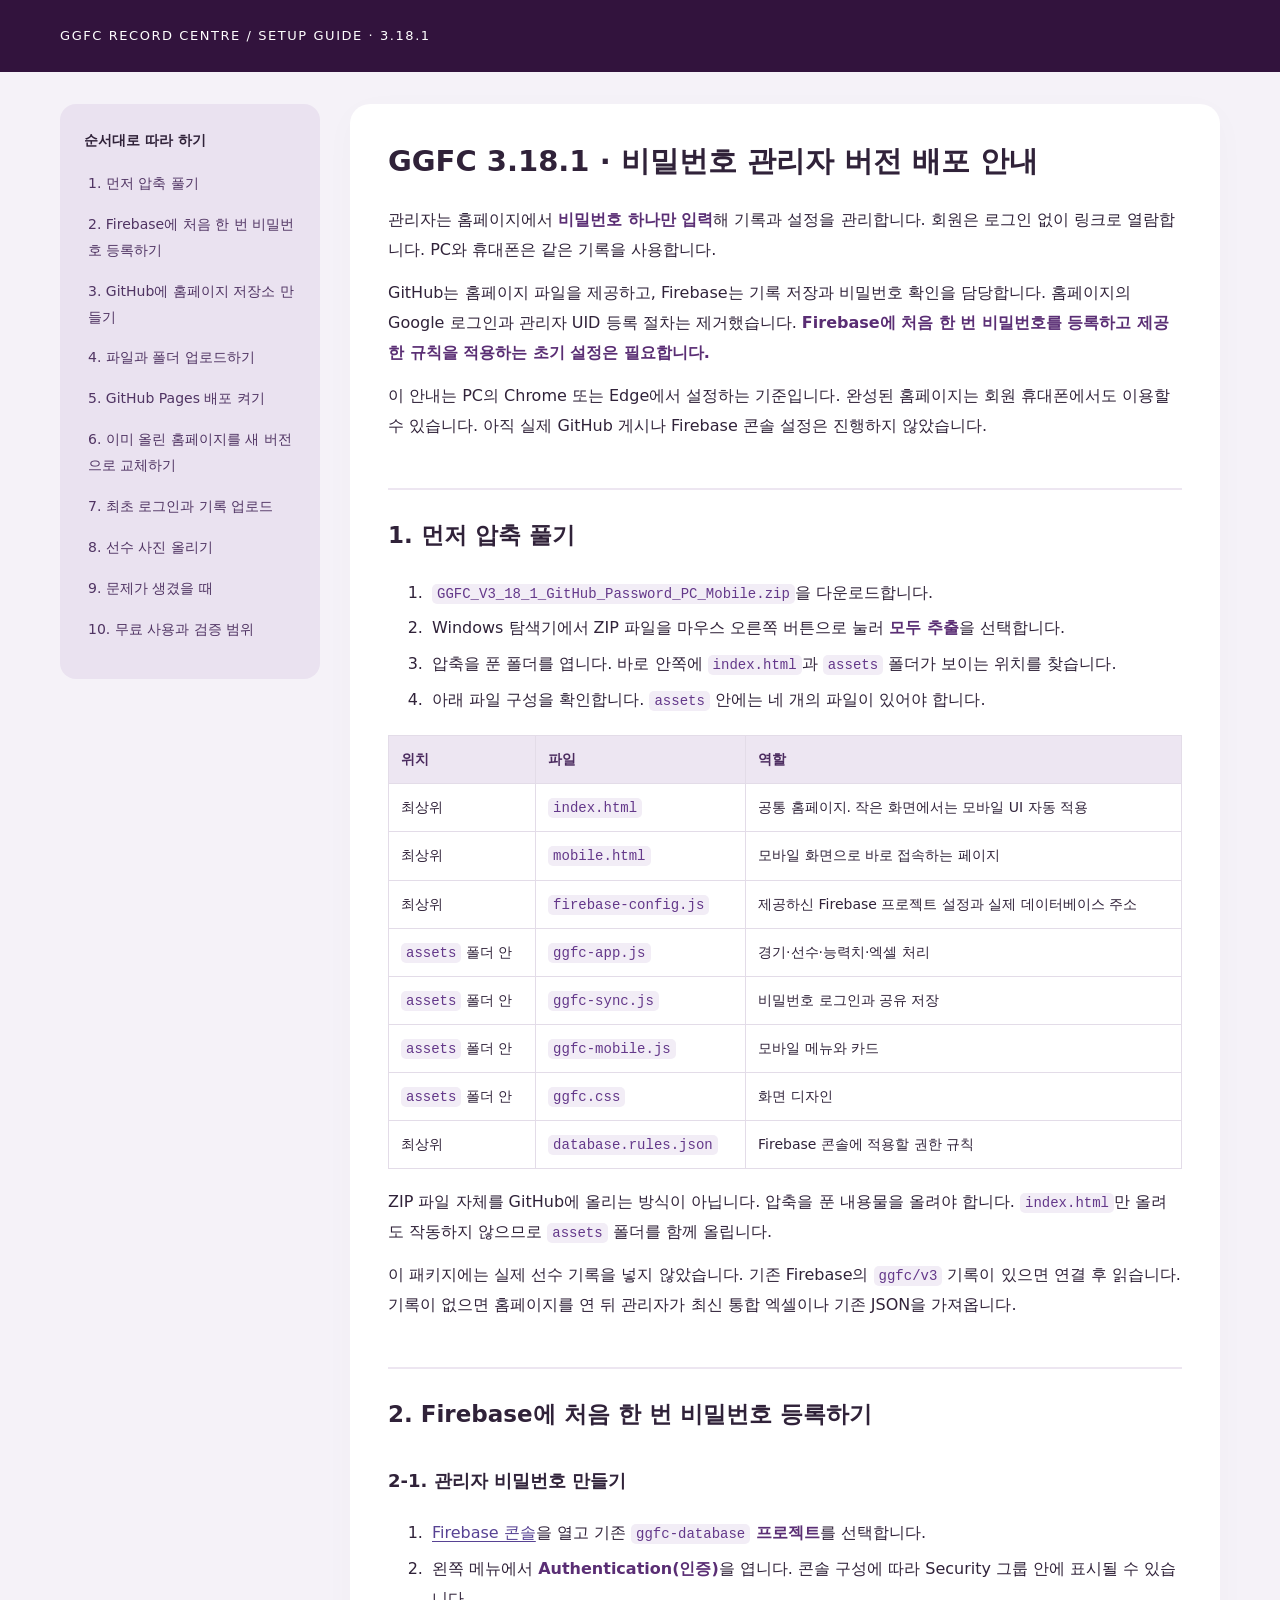
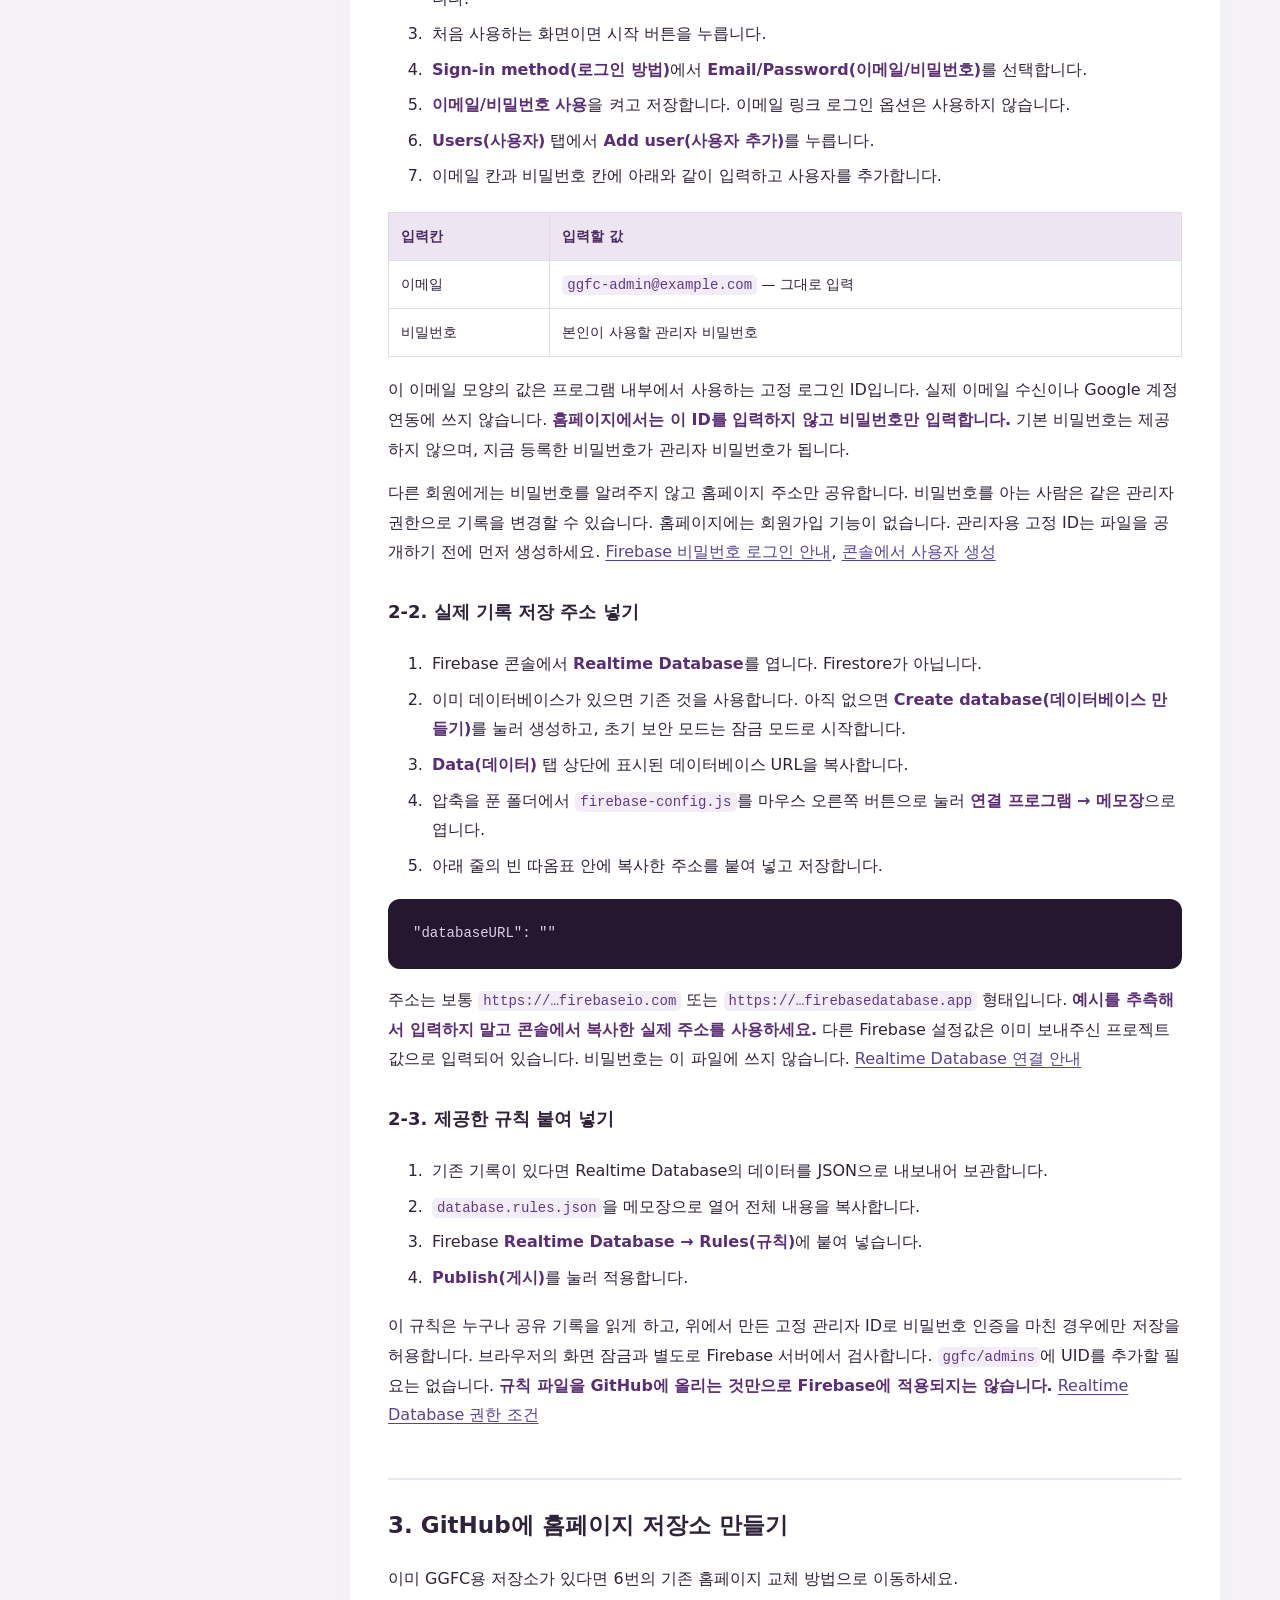
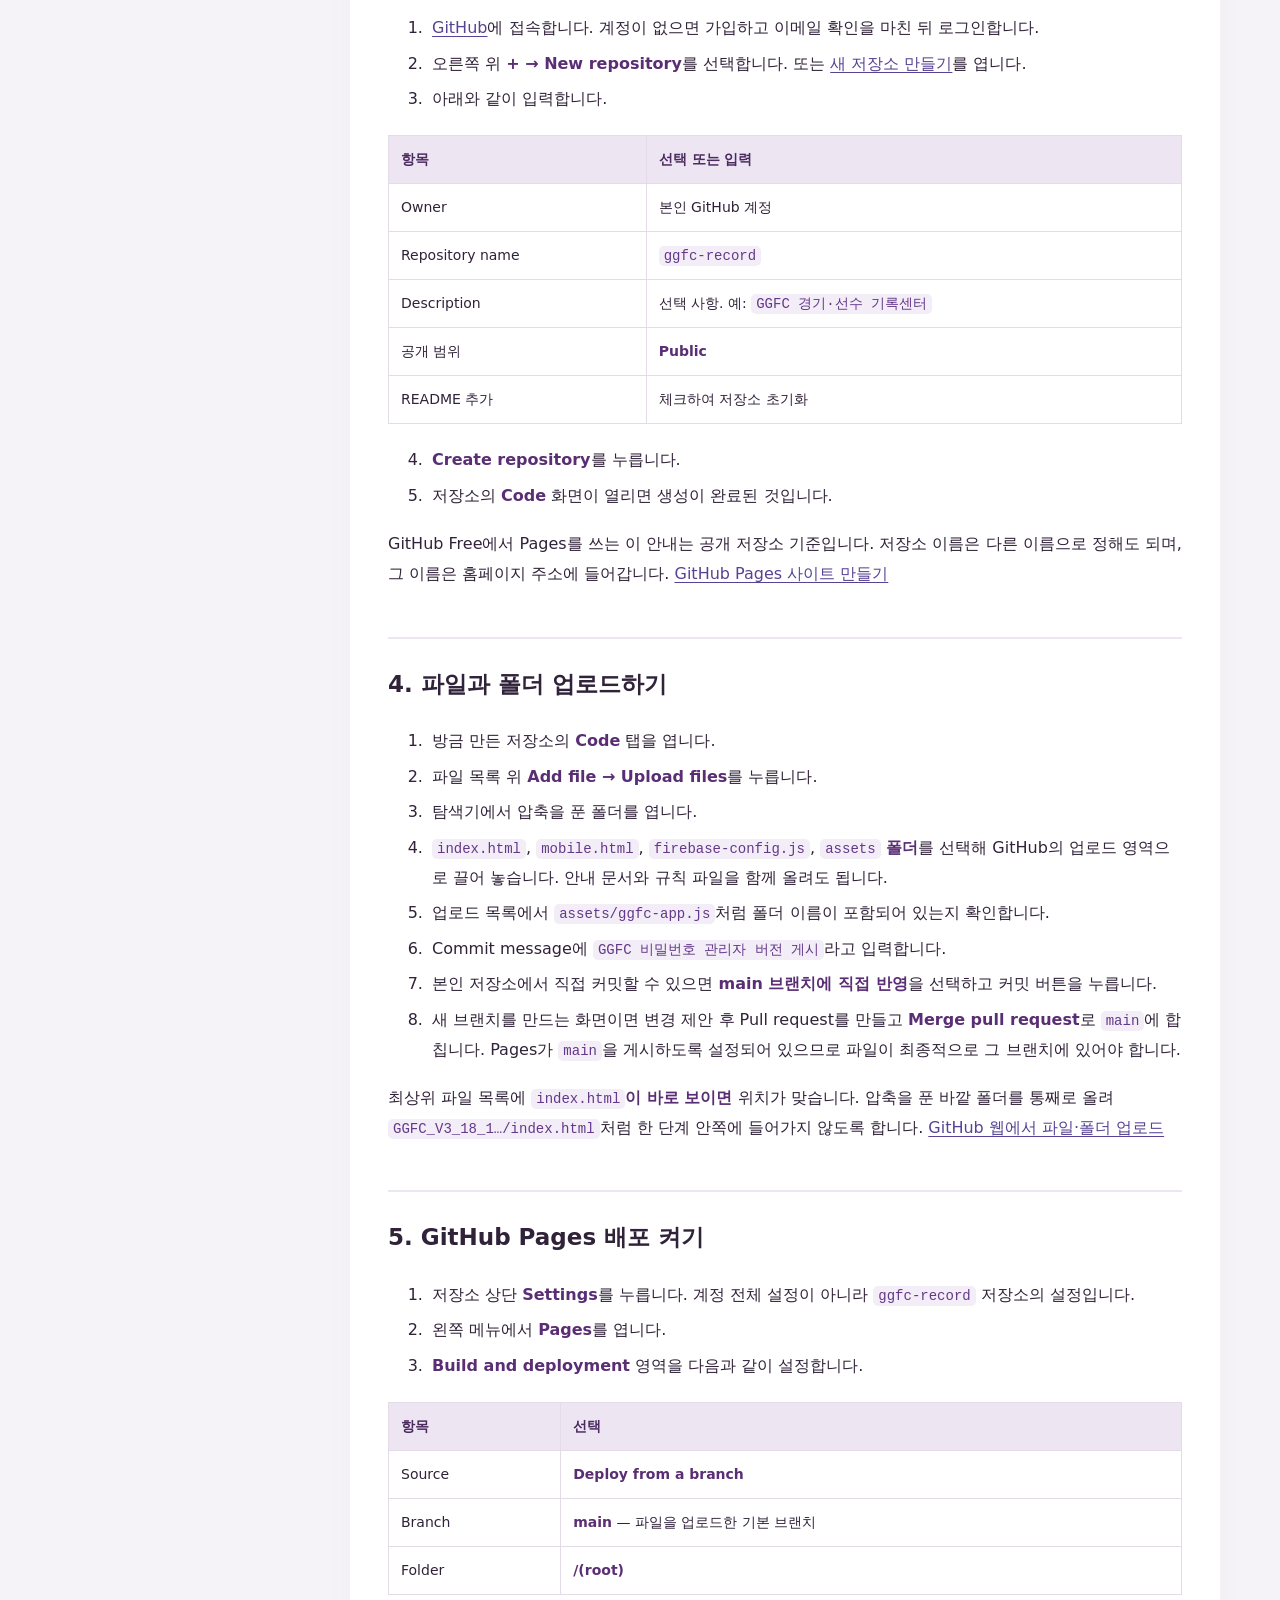
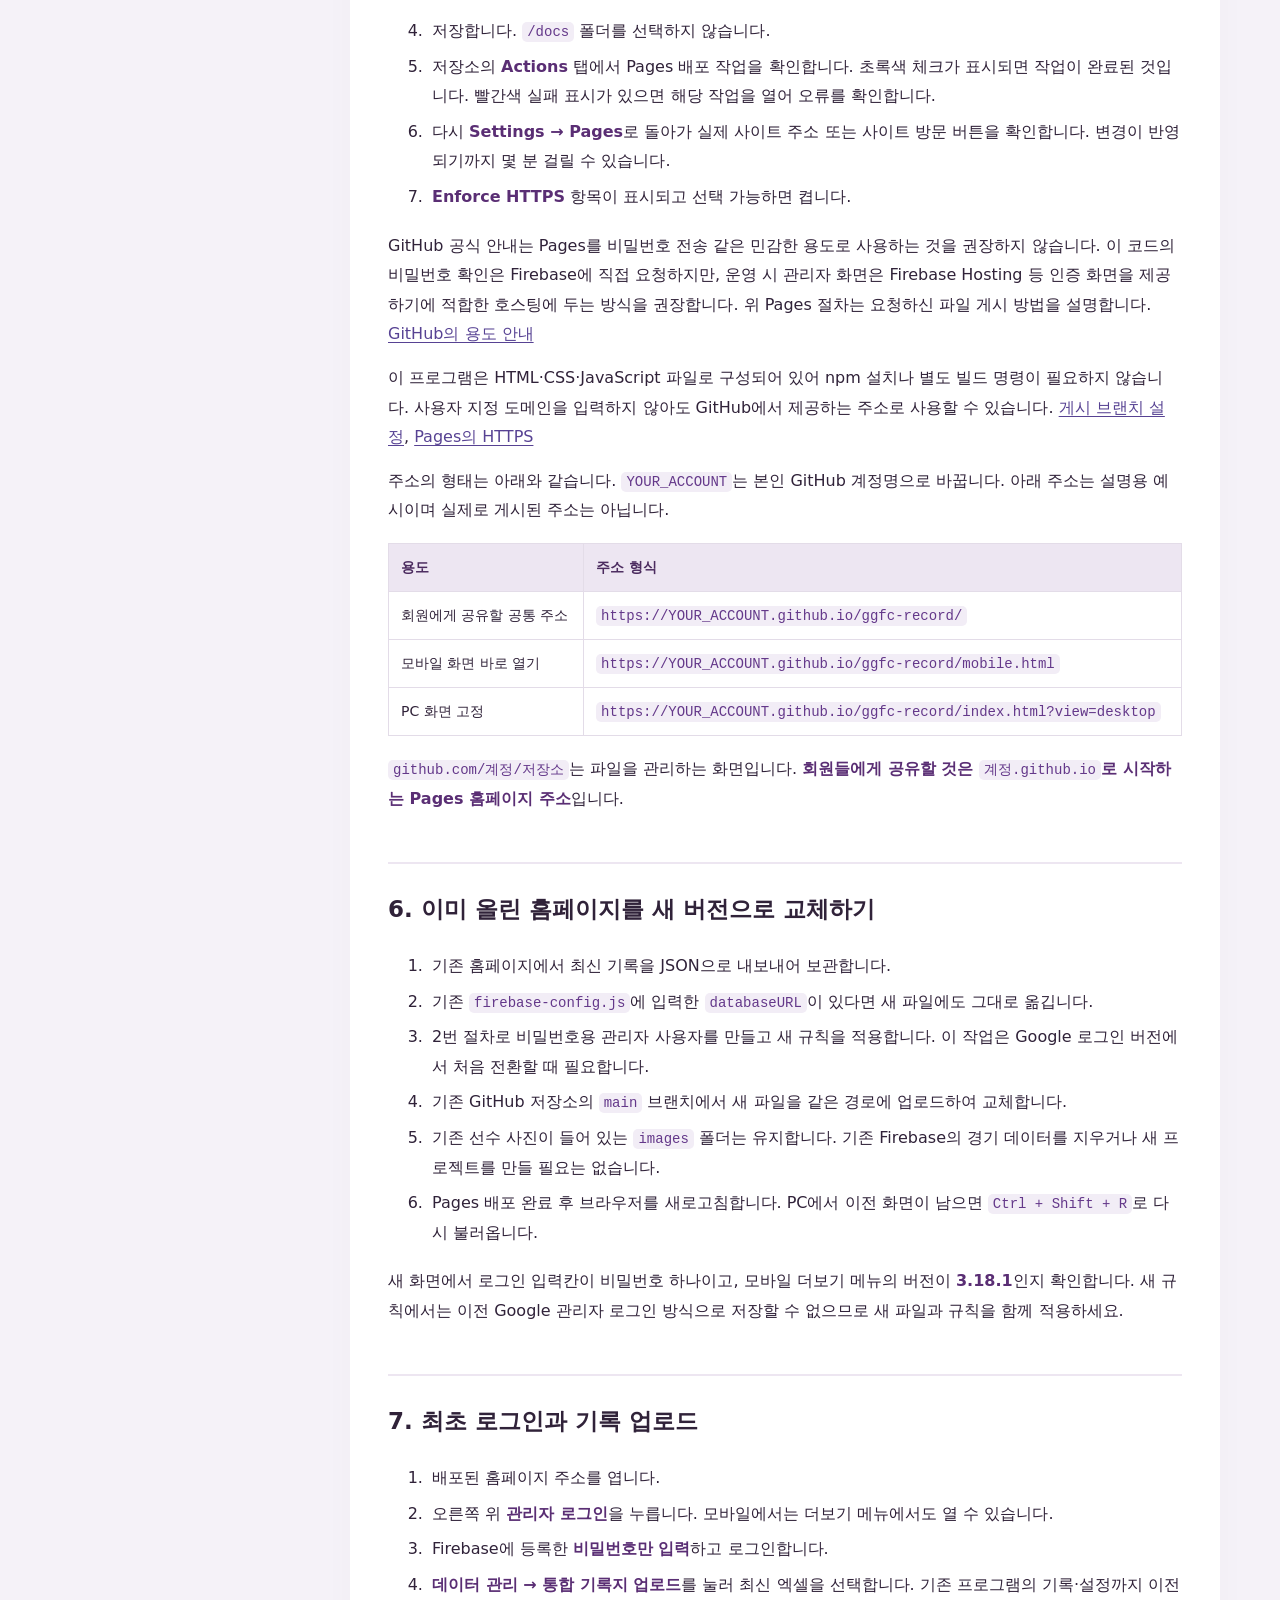
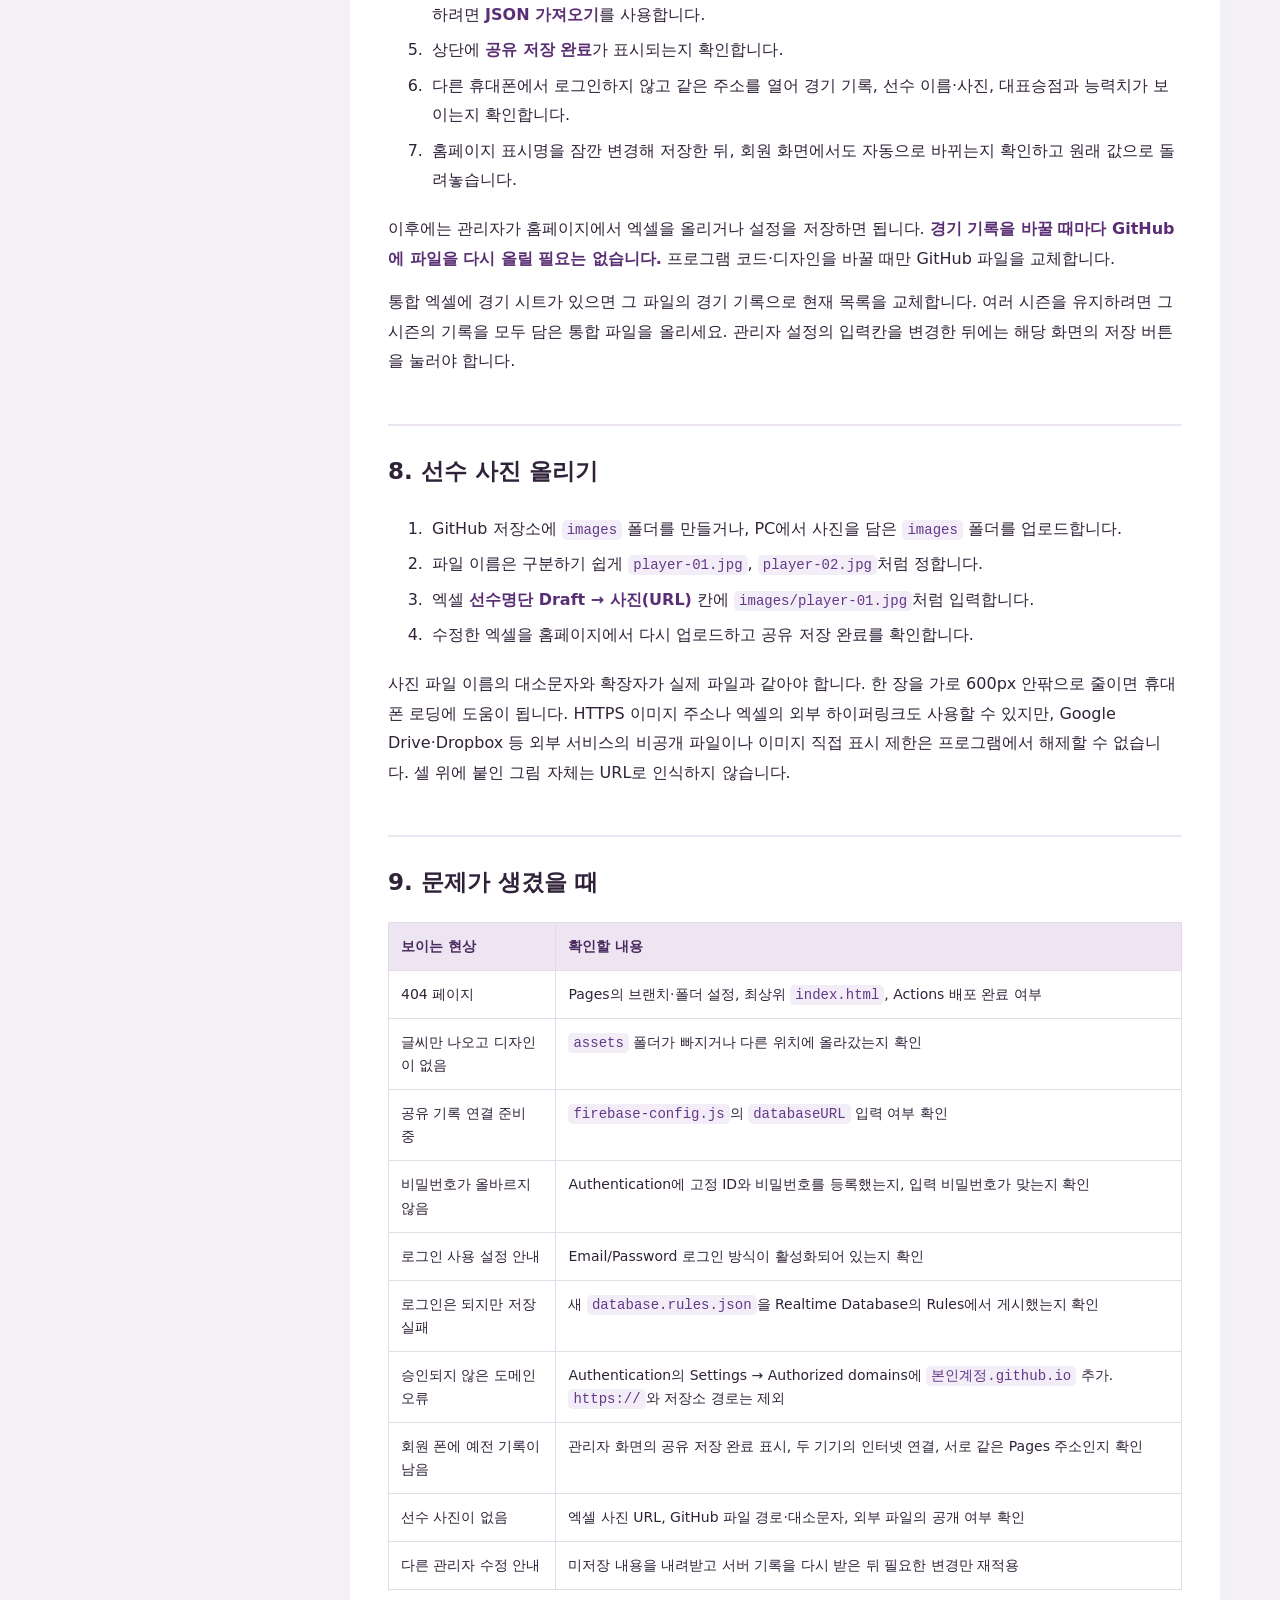
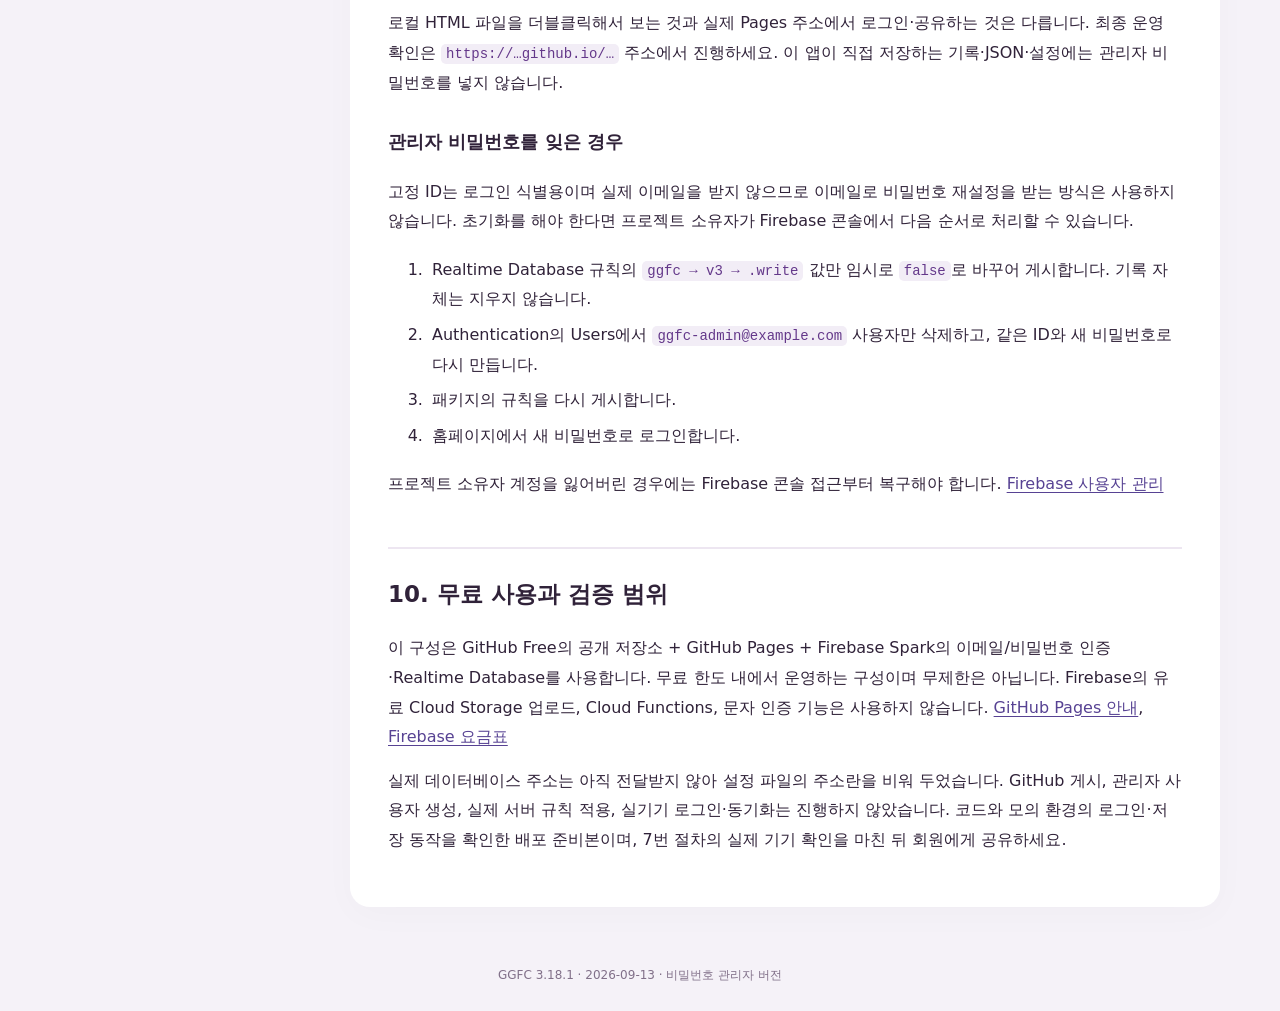
<file: GitHub_배포_상세가이드.html>
<!DOCTYPE html><html lang="ko"><head><meta charset="utf-8"><meta name="viewport" content="width=device-width,initial-scale=1"><title>GGFC · GitHub 업로드와 배포 상세 가이드</title><style>*{box-sizing:border-box}html{scroll-behavior:smooth}body{margin:0;background:#f5f2f8;color:#302239;font:16px/1.85 system-ui,-apple-system,"Segoe UI",sans-serif}.top{background:#32133d;color:#fff;padding:24px max(20px,calc((100vw - 1160px)/2));font-size:13px;letter-spacing:.12em}.layout{display:grid;grid-template-columns:260px minmax(0,1fr);max-width:1200px;gap:30px;margin:32px auto;padding:0 20px}nav{align-self:start;position:sticky;top:20px;padding:24px;background:#eae2f0;border-radius:16px;font-size:14px}nav ol{list-style:none;padding:0;margin:14px 0 0}nav li{margin:9px 0}nav a{text-decoration:none;color:#503463}main{background:#fff;border-radius:20px;padding:38px;min-width:0;box-shadow:0 8px 35px #32133d06}h1{font-size:29px;line-height:1.35;margin:0 0 24px}h2{scroll-margin-top:20px;font-size:23px;margin:48px 0 18px;padding-top:24px;border-top:2px solid #ede6f1}h3{font-size:18px;margin-top:28px}p{margin:14px 0}li{padding:3px 0 3px 4px}strong{color:#5a2e74}a{color:#574293;text-underline-offset:3px;overflow-wrap:anywhere}code{font:14px ui-monospace,Consolas,monospace;background:#f2edf6;color:#64388a;padding:2px 5px;border-radius:5px;overflow-wrap:anywhere}pre{background:#25182e;border-radius:12px;padding:20px;overflow:auto}pre code{background:none;color:#dfccef}table{width:100%;border-collapse:collapse;font-size:14px;line-height:1.65}th{background:#ede6f2;color:#4b2b5f;text-align:left}td,th{padding:12px;border:1px solid #e3dce8;vertical-align:top}.table-scroll{max-width:100%;overflow:auto;margin:18px 0}footer{padding:25px;text-align:center;font-size:12px;color:#817089}@media(max-width:850px){.layout{display:block;margin:16px auto;padding:0 12px}nav{position:static;padding:20px;margin-bottom:16px}nav ol{columns:2;column-gap:20px}main{padding:24px 18px}h1{font-size:25px}h2{font-size:21px}td,th{padding:9px}body{font-size:15px}}@media(max-width:420px){nav ol{columns:1}}@media print{body{background:#fff}.top,nav,footer{display:none}.layout{display:block;margin:0;padding:0}main{padding:0;box-shadow:none}h2{break-after:avoid}tr{break-inside:avoid}}</style></head><body><div class="top">GGFC RECORD CENTRE / SETUP GUIDE · 3.18.1</div><div class="layout"><nav aria-label="목차"><b>순서대로 따라 하기</b><ol><li><a href="#section-1">1. 먼저 압축 풀기</a></li><li><a href="#section-2">2. Firebase에 처음 한 번 비밀번호 등록하기</a></li><li><a href="#section-3">3. GitHub에 홈페이지 저장소 만들기</a></li><li><a href="#section-4">4. 파일과 폴더 업로드하기</a></li><li><a href="#section-5">5. GitHub Pages 배포 켜기</a></li><li><a href="#section-6">6. 이미 올린 홈페이지를 새 버전으로 교체하기</a></li><li><a href="#section-7">7. 최초 로그인과 기록 업로드</a></li><li><a href="#section-8">8. 선수 사진 올리기</a></li><li><a href="#section-9">9. 문제가 생겼을 때</a></li><li><a href="#section-10">10. 무료 사용과 검증 범위</a></li></ol></nav><main><h1 id="heading-0">GGFC 3.18.1 · 비밀번호 관리자 버전 배포 안내</h1><p>관리자는 홈페이지에서 <strong>비밀번호 하나만 입력</strong>해 기록과 설정을 관리합니다. 회원은 로그인 없이 링크로 열람합니다. PC와 휴대폰은 같은 기록을 사용합니다.</p><p>GitHub는 홈페이지 파일을 제공하고, Firebase는 기록 저장과 비밀번호 확인을 담당합니다. 홈페이지의 Google 로그인과 관리자 UID 등록 절차는 제거했습니다. <strong>Firebase에 처음 한 번 비밀번호를 등록하고 제공한 규칙을 적용하는 초기 설정은 필요합니다.</strong></p><p>이 안내는 PC의 Chrome 또는 Edge에서 설정하는 기준입니다. 완성된 홈페이지는 회원 휴대폰에서도 이용할 수 있습니다. 아직 실제 GitHub 게시나 Firebase 콘솔 설정은 진행하지 않았습니다.</p><h2 id="section-1">1. 먼저 압축 풀기</h2><ol start="1"><li><code>GGFC_V3_18_1_GitHub_Password_PC_Mobile.zip</code>을 다운로드합니다.</li><li>Windows 탐색기에서 ZIP 파일을 마우스 오른쪽 버튼으로 눌러 <strong>모두 추출</strong>을 선택합니다.</li><li>압축을 푼 폴더를 엽니다. 바로 안쪽에 <code>index.html</code>과 <code>assets</code> 폴더가 보이는 위치를 찾습니다.</li><li>아래 파일 구성을 확인합니다. <code>assets</code> 안에는 네 개의 파일이 있어야 합니다.</li></ol><div class="table-scroll"><table><thead><tr><th>위치</th><th>파일</th><th>역할</th></tr></thead><tbody><tr><td>최상위</td><td><code>index.html</code></td><td>공통 홈페이지. 작은 화면에서는 모바일 UI 자동 적용</td></tr><tr><td>최상위</td><td><code>mobile.html</code></td><td>모바일 화면으로 바로 접속하는 페이지</td></tr><tr><td>최상위</td><td><code>firebase-config.js</code></td><td>제공하신 Firebase 프로젝트 설정과 실제 데이터베이스 주소</td></tr><tr><td><code>assets</code> 폴더 안</td><td><code>ggfc-app.js</code></td><td>경기·선수·능력치·엑셀 처리</td></tr><tr><td><code>assets</code> 폴더 안</td><td><code>ggfc-sync.js</code></td><td>비밀번호 로그인과 공유 저장</td></tr><tr><td><code>assets</code> 폴더 안</td><td><code>ggfc-mobile.js</code></td><td>모바일 메뉴와 카드</td></tr><tr><td><code>assets</code> 폴더 안</td><td><code>ggfc.css</code></td><td>화면 디자인</td></tr><tr><td>최상위</td><td><code>database.rules.json</code></td><td>Firebase 콘솔에 적용할 권한 규칙</td></tr></tbody></table></div><p>ZIP 파일 자체를 GitHub에 올리는 방식이 아닙니다. 압축을 푼 내용물을 올려야 합니다. <code>index.html</code>만 올려도 작동하지 않으므로 <code>assets</code> 폴더를 함께 올립니다.</p><p>이 패키지에는 실제 선수 기록을 넣지 않았습니다. 기존 Firebase의 <code>ggfc/v3</code> 기록이 있으면 연결 후 읽습니다. 기록이 없으면 홈페이지를 연 뒤 관리자가 최신 통합 엑셀이나 기존 JSON을 가져옵니다.</p><h2 id="section-2">2. Firebase에 처음 한 번 비밀번호 등록하기</h2><h3 id="heading-32">2-1. 관리자 비밀번호 만들기</h3><ol start="1"><li><a href="https://console.firebase.google.com/" target="_blank" rel="noopener noreferrer">Firebase 콘솔</a>을 열고 기존 <strong><code>ggfc-database</code> 프로젝트</strong>를 선택합니다.</li><li>왼쪽 메뉴에서 <strong>Authentication(인증)</strong>을 엽니다. 콘솔 구성에 따라 Security 그룹 안에 표시될 수 있습니다.</li><li>처음 사용하는 화면이면 시작 버튼을 누릅니다.</li><li><strong>Sign-in method(로그인 방법)</strong>에서 <strong>Email/Password(이메일/비밀번호)</strong>를 선택합니다.</li><li><strong>이메일/비밀번호 사용</strong>을 켜고 저장합니다. 이메일 링크 로그인 옵션은 사용하지 않습니다.</li><li><strong>Users(사용자)</strong> 탭에서 <strong>Add user(사용자 추가)</strong>를 누릅니다.</li><li>이메일 칸과 비밀번호 칸에 아래와 같이 입력하고 사용자를 추가합니다.</li></ol><div class="table-scroll"><table><thead><tr><th>입력칸</th><th>입력할 값</th></tr></thead><tbody><tr><td>이메일</td><td><code>ggfc-admin@example.com</code> — 그대로 입력</td></tr><tr><td>비밀번호</td><td>본인이 사용할 관리자 비밀번호</td></tr></tbody></table></div><p>이 이메일 모양의 값은 프로그램 내부에서 사용하는 고정 로그인 ID입니다. 실제 이메일 수신이나 Google 계정 연동에 쓰지 않습니다. <strong>홈페이지에서는 이 ID를 입력하지 않고 비밀번호만 입력합니다.</strong> 기본 비밀번호는 제공하지 않으며, 지금 등록한 비밀번호가 관리자 비밀번호가 됩니다.</p><p>다른 회원에게는 비밀번호를 알려주지 않고 홈페이지 주소만 공유합니다. 비밀번호를 아는 사람은 같은 관리자 권한으로 기록을 변경할 수 있습니다. 홈페이지에는 회원가입 기능이 없습니다. 관리자용 고정 ID는 파일을 공개하기 전에 먼저 생성하세요. <a href="https://firebase.google.com/docs/auth/web/password-auth" target="_blank" rel="noopener noreferrer">Firebase 비밀번호 로그인 안내</a>, <a href="https://firebase.google.com/docs/auth/web/manage-users" target="_blank" rel="noopener noreferrer">콘솔에서 사용자 생성</a></p><h3 id="heading-51">2-2. 실제 기록 저장 주소 넣기</h3><ol start="1"><li>Firebase 콘솔에서 <strong>Realtime Database</strong>를 엽니다. Firestore가 아닙니다.</li><li>이미 데이터베이스가 있으면 기존 것을 사용합니다. 아직 없으면 <strong>Create database(데이터베이스 만들기)</strong>를 눌러 생성하고, 초기 보안 모드는 잠금 모드로 시작합니다.</li><li><strong>Data(데이터)</strong> 탭 상단에 표시된 데이터베이스 URL을 복사합니다.</li><li>압축을 푼 폴더에서 <code>firebase-config.js</code>를 마우스 오른쪽 버튼으로 눌러 <strong>연결 프로그램 → 메모장</strong>으로 엽니다.</li><li>아래 줄의 빈 따옴표 안에 복사한 주소를 붙여 넣고 저장합니다.</li></ol><pre><code>&quot;databaseURL&quot;: &quot;&quot;</code></pre><p>주소는 보통 <code>https://…firebaseio.com</code> 또는 <code>https://…firebasedatabase.app</code> 형태입니다. <strong>예시를 추측해서 입력하지 말고 콘솔에서 복사한 실제 주소를 사용하세요.</strong> 다른 Firebase 설정값은 이미 보내주신 프로젝트 값으로 입력되어 있습니다. 비밀번호는 이 파일에 쓰지 않습니다. <a href="https://firebase.google.com/docs/database/web/start" target="_blank" rel="noopener noreferrer">Realtime Database 연결 안내</a></p><h3 id="heading-65">2-3. 제공한 규칙 붙여 넣기</h3><ol start="1"><li>기존 기록이 있다면 Realtime Database의 데이터를 JSON으로 내보내어 보관합니다.</li><li><code>database.rules.json</code>을 메모장으로 열어 전체 내용을 복사합니다.</li><li>Firebase <strong>Realtime Database → Rules(규칙)</strong>에 붙여 넣습니다.</li><li><strong>Publish(게시)</strong>를 눌러 적용합니다.</li></ol><p>이 규칙은 누구나 공유 기록을 읽게 하고, 위에서 만든 고정 관리자 ID로 비밀번호 인증을 마친 경우에만 저장을 허용합니다. 브라우저의 화면 잠금과 별도로 Firebase 서버에서 검사합니다. <code>ggfc/admins</code>에 UID를 추가할 필요는 없습니다. <strong>규칙 파일을 GitHub에 올리는 것만으로 Firebase에 적용되지는 않습니다.</strong> <a href="https://firebase.google.com/docs/database/security/rules-conditions" target="_blank" rel="noopener noreferrer">Realtime Database 권한 조건</a></p><h2 id="section-3">3. GitHub에 홈페이지 저장소 만들기</h2><p>이미 GGFC용 저장소가 있다면 6번의 기존 홈페이지 교체 방법으로 이동하세요.</p><ol start="1"><li><a href="https://github.com/" target="_blank" rel="noopener noreferrer">GitHub</a>에 접속합니다. 계정이 없으면 가입하고 이메일 확인을 마친 뒤 로그인합니다.</li><li>오른쪽 위 <strong>+ → New repository</strong>를 선택합니다. 또는 <a href="https://github.com/new" target="_blank" rel="noopener noreferrer">새 저장소 만들기</a>를 엽니다.</li><li>아래와 같이 입력합니다.</li></ol><div class="table-scroll"><table><thead><tr><th>항목</th><th>선택 또는 입력</th></tr></thead><tbody><tr><td>Owner</td><td>본인 GitHub 계정</td></tr><tr><td>Repository name</td><td><code>ggfc-record</code></td></tr><tr><td>Description</td><td>선택 사항. 예: <code>GGFC 경기·선수 기록센터</code></td></tr><tr><td>공개 범위</td><td><strong>Public</strong></td></tr><tr><td>README 추가</td><td>체크하여 저장소 초기화</td></tr></tbody></table></div><ol start="4"><li><strong>Create repository</strong>를 누릅니다.</li><li>저장소의 <strong>Code</strong> 화면이 열리면 생성이 완료된 것입니다.</li></ol><p>GitHub Free에서 Pages를 쓰는 이 안내는 공개 저장소 기준입니다. 저장소 이름은 다른 이름으로 정해도 되며, 그 이름은 홈페이지 주소에 들어갑니다. <a href="https://docs.github.com/en/pages/getting-started-with-github-pages/creating-a-github-pages-site" target="_blank" rel="noopener noreferrer">GitHub Pages 사이트 만들기</a></p><h2 id="section-4">4. 파일과 폴더 업로드하기</h2><ol start="1"><li>방금 만든 저장소의 <strong>Code</strong> 탭을 엽니다.</li><li>파일 목록 위 <strong>Add file → Upload files</strong>를 누릅니다.</li><li>탐색기에서 압축을 푼 폴더를 엽니다.</li><li><code>index.html</code>, <code>mobile.html</code>, <code>firebase-config.js</code>, <strong><code>assets</code> 폴더</strong>를 선택해 GitHub의 업로드 영역으로 끌어 놓습니다. 안내 문서와 규칙 파일을 함께 올려도 됩니다.</li><li>업로드 목록에서 <code>assets/ggfc-app.js</code>처럼 폴더 이름이 포함되어 있는지 확인합니다.</li><li>Commit message에 <code>GGFC 비밀번호 관리자 버전 게시</code>라고 입력합니다.</li><li>본인 저장소에서 직접 커밋할 수 있으면 <strong>main 브랜치에 직접 반영</strong>을 선택하고 커밋 버튼을 누릅니다.</li><li>새 브랜치를 만드는 화면이면 변경 제안 후 Pull request를 만들고 <strong>Merge pull request</strong>로 <code>main</code>에 합칩니다. Pages가 <code>main</code>을 게시하도록 설정되어 있으므로 파일이 최종적으로 그 브랜치에 있어야 합니다.</li></ol><p>최상위 파일 목록에 <strong><code>index.html</code>이 바로 보이면</strong> 위치가 맞습니다. 압축을 푼 바깥 폴더를 통째로 올려 <code>GGFC_V3_18_1…/index.html</code>처럼 한 단계 안쪽에 들어가지 않도록 합니다. <a href="https://docs.github.com/en/repositories/working-with-files/managing-files/adding-a-file-to-a-repository" target="_blank" rel="noopener noreferrer">GitHub 웹에서 파일·폴더 업로드</a></p><h2 id="section-5">5. GitHub Pages 배포 켜기</h2><ol start="1"><li>저장소 상단 <strong>Settings</strong>를 누릅니다. 계정 전체 설정이 아니라 <code>ggfc-record</code> 저장소의 설정입니다.</li><li>왼쪽 메뉴에서 <strong>Pages</strong>를 엽니다.</li><li><strong>Build and deployment</strong> 영역을 다음과 같이 설정합니다.</li></ol><div class="table-scroll"><table><thead><tr><th>항목</th><th>선택</th></tr></thead><tbody><tr><td>Source</td><td><strong>Deploy from a branch</strong></td></tr><tr><td>Branch</td><td><strong>main</strong> — 파일을 업로드한 기본 브랜치</td></tr><tr><td>Folder</td><td><strong>/(root)</strong></td></tr></tbody></table></div><ol start="4"><li>저장합니다. <code>/docs</code> 폴더를 선택하지 않습니다.</li><li>저장소의 <strong>Actions</strong> 탭에서 Pages 배포 작업을 확인합니다. 초록색 체크가 표시되면 작업이 완료된 것입니다. 빨간색 실패 표시가 있으면 해당 작업을 열어 오류를 확인합니다.</li><li>다시 <strong>Settings → Pages</strong>로 돌아가 실제 사이트 주소 또는 사이트 방문 버튼을 확인합니다. 변경이 반영되기까지 몇 분 걸릴 수 있습니다.</li><li><strong>Enforce HTTPS</strong> 항목이 표시되고 선택 가능하면 켭니다.</li></ol><p>GitHub 공식 안내는 Pages를 비밀번호 전송 같은 민감한 용도로 사용하는 것을 권장하지 않습니다. 이 코드의 비밀번호 확인은 Firebase에 직접 요청하지만, 운영 시 관리자 화면은 Firebase Hosting 등 인증 화면을 제공하기에 적합한 호스팅에 두는 방식을 권장합니다. 위 Pages 절차는 요청하신 파일 게시 방법을 설명합니다. <a href="https://docs.github.com/en/pages/getting-started-with-github-pages/securing-your-github-pages-site-with-https" target="_blank" rel="noopener noreferrer">GitHub의 용도 안내</a></p><p>이 프로그램은 HTML·CSS·JavaScript 파일로 구성되어 있어 npm 설치나 별도 빌드 명령이 필요하지 않습니다. 사용자 지정 도메인을 입력하지 않아도 GitHub에서 제공하는 주소로 사용할 수 있습니다. <a href="https://docs.github.com/en/pages/getting-started-with-github-pages/configuring-a-publishing-source-for-your-github-pages-site" target="_blank" rel="noopener noreferrer">게시 브랜치 설정</a>, <a href="https://docs.github.com/en/pages/getting-started-with-github-pages/securing-your-github-pages-site-with-https" target="_blank" rel="noopener noreferrer">Pages의 HTTPS</a></p><p>주소의 형태는 아래와 같습니다. <code>YOUR_ACCOUNT</code>는 본인 GitHub 계정명으로 바꿉니다. 아래 주소는 설명용 예시이며 실제로 게시된 주소는 아닙니다.</p><div class="table-scroll"><table><thead><tr><th>용도</th><th>주소 형식</th></tr></thead><tbody><tr><td>회원에게 공유할 공통 주소</td><td><code>https://YOUR_ACCOUNT.github.io/ggfc-record/</code></td></tr><tr><td>모바일 화면 바로 열기</td><td><code>https://YOUR_ACCOUNT.github.io/ggfc-record/mobile.html</code></td></tr><tr><td>PC 화면 고정</td><td><code>https://YOUR_ACCOUNT.github.io/ggfc-record/index.html?view=desktop</code></td></tr></tbody></table></div><p><code>github.com/계정/저장소</code>는 파일을 관리하는 화면입니다. <strong>회원들에게 공유할 것은 <code>계정.github.io</code>로 시작하는 Pages 홈페이지 주소</strong>입니다.</p><h2 id="section-6">6. 이미 올린 홈페이지를 새 버전으로 교체하기</h2><ol start="1"><li>기존 홈페이지에서 최신 기록을 JSON으로 내보내어 보관합니다.</li><li>기존 <code>firebase-config.js</code>에 입력한 <code>databaseURL</code>이 있다면 새 파일에도 그대로 옮깁니다.</li><li>2번 절차로 비밀번호용 관리자 사용자를 만들고 새 규칙을 적용합니다. 이 작업은 Google 로그인 버전에서 처음 전환할 때 필요합니다.</li><li>기존 GitHub 저장소의 <code>main</code> 브랜치에서 새 파일을 같은 경로에 업로드하여 교체합니다.</li><li>기존 선수 사진이 들어 있는 <code>images</code> 폴더는 유지합니다. 기존 Firebase의 경기 데이터를 지우거나 새 프로젝트를 만들 필요는 없습니다.</li><li>Pages 배포 완료 후 브라우저를 새로고침합니다. PC에서 이전 화면이 남으면 <code>Ctrl + Shift + R</code>로 다시 불러옵니다.</li></ol><p>새 화면에서 로그인 입력칸이 비밀번호 하나이고, 모바일 더보기 메뉴의 버전이 <strong>3.18.1</strong>인지 확인합니다. 새 규칙에서는 이전 Google 관리자 로그인 방식으로 저장할 수 없으므로 새 파일과 규칙을 함께 적용하세요.</p><h2 id="section-7">7. 최초 로그인과 기록 업로드</h2><ol start="1"><li>배포된 홈페이지 주소를 엽니다.</li><li>오른쪽 위 <strong>관리자 로그인</strong>을 누릅니다. 모바일에서는 더보기 메뉴에서도 열 수 있습니다.</li><li>Firebase에 등록한 <strong>비밀번호만 입력</strong>하고 로그인합니다.</li><li><strong>데이터 관리 → 통합 기록지 업로드</strong>를 눌러 최신 엑셀을 선택합니다. 기존 프로그램의 기록·설정까지 이전하려면 <strong>JSON 가져오기</strong>를 사용합니다.</li><li>상단에 <strong>공유 저장 완료</strong>가 표시되는지 확인합니다.</li><li>다른 휴대폰에서 로그인하지 않고 같은 주소를 열어 경기 기록, 선수 이름·사진, 대표승점과 능력치가 보이는지 확인합니다.</li><li>홈페이지 표시명을 잠깐 변경해 저장한 뒤, 회원 화면에서도 자동으로 바뀌는지 확인하고 원래 값으로 돌려놓습니다.</li></ol><p>이후에는 관리자가 홈페이지에서 엑셀을 올리거나 설정을 저장하면 됩니다. <strong>경기 기록을 바꿀 때마다 GitHub에 파일을 다시 올릴 필요는 없습니다.</strong> 프로그램 코드·디자인을 바꿀 때만 GitHub 파일을 교체합니다.</p><p>통합 엑셀에 경기 시트가 있으면 그 파일의 경기 기록으로 현재 목록을 교체합니다. 여러 시즌을 유지하려면 그 시즌의 기록을 모두 담은 통합 파일을 올리세요. 관리자 설정의 입력칸을 변경한 뒤에는 해당 화면의 저장 버튼을 눌러야 합니다.</p><h2 id="section-8">8. 선수 사진 올리기</h2><ol start="1"><li>GitHub 저장소에 <code>images</code> 폴더를 만들거나, PC에서 사진을 담은 <code>images</code> 폴더를 업로드합니다.</li><li>파일 이름은 구분하기 쉽게 <code>player-01.jpg</code>, <code>player-02.jpg</code>처럼 정합니다.</li><li>엑셀 <strong>선수명단 Draft → 사진(URL)</strong> 칸에 <code>images/player-01.jpg</code>처럼 입력합니다.</li><li>수정한 엑셀을 홈페이지에서 다시 업로드하고 공유 저장 완료를 확인합니다.</li></ol><p>사진 파일 이름의 대소문자와 확장자가 실제 파일과 같아야 합니다. 한 장을 가로 600px 안팎으로 줄이면 휴대폰 로딩에 도움이 됩니다. HTTPS 이미지 주소나 엑셀의 외부 하이퍼링크도 사용할 수 있지만, Google Drive·Dropbox 등 외부 서비스의 비공개 파일이나 이미지 직접 표시 제한은 프로그램에서 해제할 수 없습니다. 셀 위에 붙인 그림 자체는 URL로 인식하지 않습니다.</p><h2 id="section-9">9. 문제가 생겼을 때</h2><div class="table-scroll"><table><thead><tr><th>보이는 현상</th><th>확인할 내용</th></tr></thead><tbody><tr><td>404 페이지</td><td>Pages의 브랜치·폴더 설정, 최상위 <code>index.html</code>, Actions 배포 완료 여부</td></tr><tr><td>글씨만 나오고 디자인이 없음</td><td><code>assets</code> 폴더가 빠지거나 다른 위치에 올라갔는지 확인</td></tr><tr><td>공유 기록 연결 준비 중</td><td><code>firebase-config.js</code>의 <code>databaseURL</code> 입력 여부 확인</td></tr><tr><td>비밀번호가 올바르지 않음</td><td>Authentication에 고정 ID와 비밀번호를 등록했는지, 입력 비밀번호가 맞는지 확인</td></tr><tr><td>로그인 사용 설정 안내</td><td>Email/Password 로그인 방식이 활성화되어 있는지 확인</td></tr><tr><td>로그인은 되지만 저장 실패</td><td>새 <code>database.rules.json</code>을 Realtime Database의 Rules에서 게시했는지 확인</td></tr><tr><td>승인되지 않은 도메인 오류</td><td>Authentication의 Settings → Authorized domains에 <code>본인계정.github.io</code> 추가. <code>https://</code>와 저장소 경로는 제외</td></tr><tr><td>회원 폰에 예전 기록이 남음</td><td>관리자 화면의 공유 저장 완료 표시, 두 기기의 인터넷 연결, 서로 같은 Pages 주소인지 확인</td></tr><tr><td>선수 사진이 없음</td><td>엑셀 사진 URL, GitHub 파일 경로·대소문자, 외부 파일의 공개 여부 확인</td></tr><tr><td>다른 관리자 수정 안내</td><td>미저장 내용을 내려받고 서버 기록을 다시 받은 뒤 필요한 변경만 재적용</td></tr></tbody></table></div><p>로컬 HTML 파일을 더블클릭해서 보는 것과 실제 Pages 주소에서 로그인·공유하는 것은 다릅니다. 최종 운영 확인은 <code>https://…github.io/…</code> 주소에서 진행하세요. 이 앱이 직접 저장하는 기록·JSON·설정에는 관리자 비밀번호를 넣지 않습니다.</p><h3 id="heading-190">관리자 비밀번호를 잊은 경우</h3><p>고정 ID는 로그인 식별용이며 실제 이메일을 받지 않으므로 이메일로 비밀번호 재설정을 받는 방식은 사용하지 않습니다. 초기화를 해야 한다면 프로젝트 소유자가 Firebase 콘솔에서 다음 순서로 처리할 수 있습니다.</p><ol start="1"><li>Realtime Database 규칙의 <code>ggfc → v3 → .write</code> 값만 임시로 <code>false</code>로 바꾸어 게시합니다. 기록 자체는 지우지 않습니다.</li><li>Authentication의 Users에서 <code>ggfc-admin@example.com</code> 사용자만 삭제하고, 같은 ID와 새 비밀번호로 다시 만듭니다.</li><li>패키지의 규칙을 다시 게시합니다.</li><li>홈페이지에서 새 비밀번호로 로그인합니다.</li></ol><p>프로젝트 소유자 계정을 잃어버린 경우에는 Firebase 콘솔 접근부터 복구해야 합니다. <a href="https://firebase.google.com/docs/auth/web/manage-users" target="_blank" rel="noopener noreferrer">Firebase 사용자 관리</a></p><h2 id="section-10">10. 무료 사용과 검증 범위</h2><p>이 구성은 GitHub Free의 공개 저장소 + GitHub Pages + Firebase Spark의 이메일/비밀번호 인증·Realtime Database를 사용합니다. 무료 한도 내에서 운영하는 구성이며 무제한은 아닙니다. Firebase의 유료 Cloud Storage 업로드, Cloud Functions, 문자 인증 기능은 사용하지 않습니다. <a href="https://docs.github.com/en/pages/getting-started-with-github-pages/what-is-github-pages" target="_blank" rel="noopener noreferrer">GitHub Pages 안내</a>, <a href="https://firebase.google.com/pricing" target="_blank" rel="noopener noreferrer">Firebase 요금표</a></p><p>실제 데이터베이스 주소는 아직 전달받지 않아 설정 파일의 주소란을 비워 두었습니다. GitHub 게시, 관리자 사용자 생성, 실제 서버 규칙 적용, 실기기 로그인·동기화는 진행하지 않았습니다. 코드와 모의 환경의 로그인·저장 동작을 확인한 배포 준비본이며, 7번 절차의 실제 기기 확인을 마친 뒤 회원에게 공유하세요.</p></main></div><footer>GGFC 3.18.1 · 2026-09-13 · 비밀번호 관리자 버전</footer></body></html>
</file>
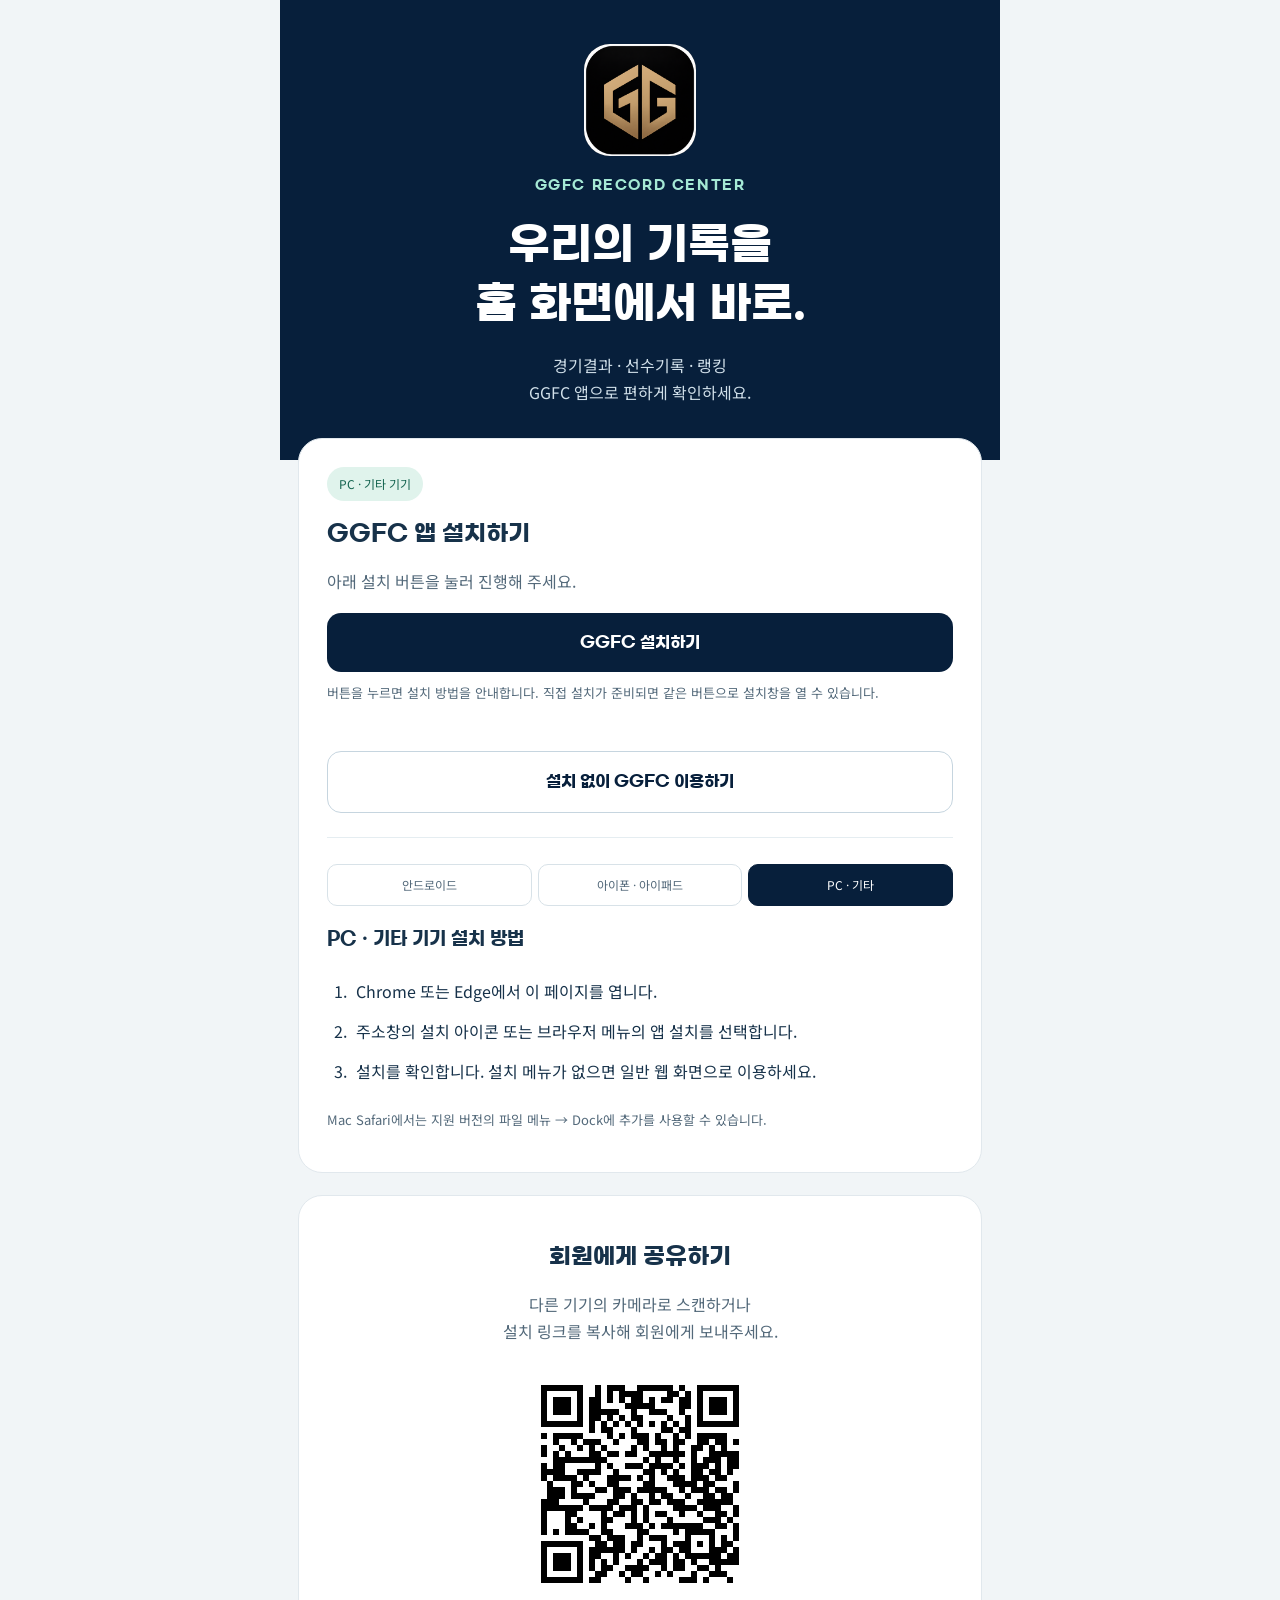
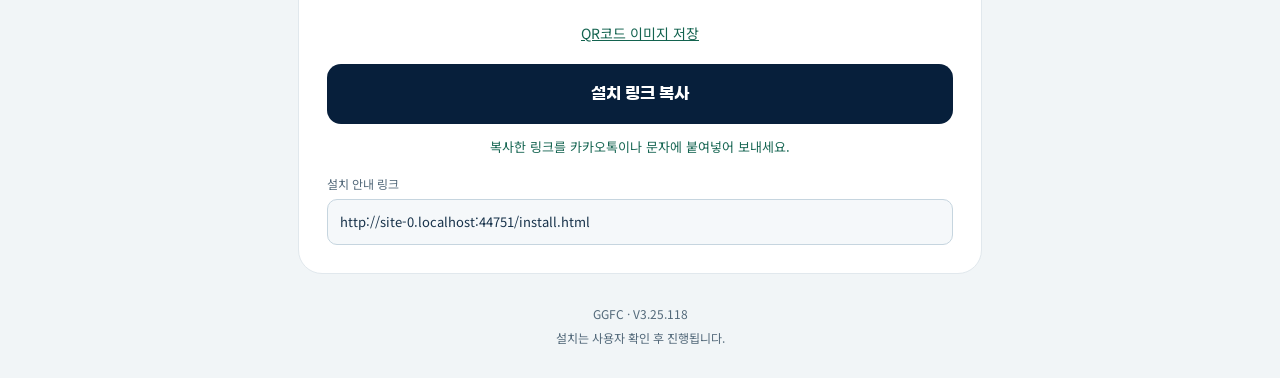
<file: install.html>
<!doctype html>
<html lang="ko">
<head>
<meta charset="utf-8">
<link rel="stylesheet" href="assets/pwa.css?v=a371ccb1d446bbe7">
<script defer src="assets/ggfc-browser-handoff.js?v=9aa37103839739b5"></script>
<meta name="viewport" content="width=device-width,initial-scale=1,viewport-fit=cover">
<meta name="theme-color" content="#100e11">
<meta name="description" content="GGFC 앱 설치 · 아이폰과 안드로이드에 맞는 설치 방법을 확인하세요.">
<title>GGFC 앱 설치 · 3.25.118</title>
<link rel="manifest" href="manifest.webmanifest">
<link rel="icon" type="image/png" href="icons/ggfc-crest-lafc-192.png?v=241e06e1f96164aa">
<link rel="apple-touch-icon" href="icons/ggfc-crest-lafc-192.png?v=241e06e1f96164aa">
<link rel="stylesheet" href="assets/ggfc-install.css?v=4ffaa1f7c3f16ab4">
<script defer src="assets/ggfc-install.js?v=b95d30aa154537e3"></script>
</head>
<body>
<main class="install-shell">
<header class="install-hero">
<img class="crest" src="icons/ggfc-crest-lafc-192.png?v=241e06e1f96164aa" width="112" height="112" alt="GGFC 구단 로고">
<p class="eyebrow">GGFC RECORD CENTER</p>
<h1>우리의 기록을<br>홈 화면에서 바로.</h1>
<p class="lead">경기결과 · 선수기록 · 랭킹<br>GGFC 앱으로 편하게 확인하세요.</p>
</header>
<section class="install-card" aria-labelledby="guideTitle">
<span id="deviceBadge" class="badge">기기에 맞는 설치 안내</span>
<h2 id="guideTitle">GGFC 앱 설치하기</h2>
<p id="guideIntro">아래에서 휴대폰에 맞는 설치 방법을 선택하세요.</p>
<button id="installNow" class="primary" aria-describedby="installHint">GGFC 설치하기</button>
<p id="installHint" class="note">버튼을 눌러 설치를 진행하세요. 직접 설치를 지원하지 않는 환경에서는 설치 방법을 안내합니다.</p>
<p id="installStatus" class="status" role="status" aria-live="polite"></p>
<a class="secondary" id="openApp" href="./index.html">설치 없이 GGFC 이용하기</a>
<div id="embeddedHelp" class="notice" hidden><strong>카카오톡 등의 앱 안에서 열렸습니다.</strong><p>설치하려면 화면 메뉴에서 ‘다른 브라우저로 열기’를 선택하세요. 안드로이드는 Chrome, 아이폰은 Safari를 권장합니다.</p><button class="small-button" data-open-browser hidden>외부 브라우저로 열기</button> <button id="copyURL" class="small-button">설치 주소 복사</button><p id="copyStatus" role="status" aria-live="polite"></p></div>
<div id="manualGuide">
<div class="device-tabs" role="group" aria-label="설치 기기 선택">
<button type="button" data-device="android" aria-pressed="false">안드로이드</button>
<button type="button" data-device="ios" aria-pressed="false">아이폰 · 아이패드</button>
<button type="button" data-device="desktop" aria-pressed="false">PC · 기타</button>
</div>
<h3 id="stepsTitle" tabindex="-1">기기를 선택하세요</h3>
<ol id="installSteps"></ol>
<p id="guideNote" class="note"></p>
</div>
<noscript><style>#installNow,#installHint{display:none}</style><div class="notice">안드로이드: Chrome 메뉴 → 홈 화면에 추가 → 설치.<br>아이폰: Safari 공유 → 홈 화면에 추가 → 추가.</div></noscript>
</section>
<section class="share-card" aria-labelledby="shareTitle"><h2 id="shareTitle">회원에게 공유하기</h2><p>다른 기기의 카메라로 스캔하거나<br>설치 링크를 복사해 회원에게 보내주세요.</p><img src="assets/ggfc-install-qr.png" width="246" height="246" alt="GGFC 설치 안내 페이지 QR코드"><a href="assets/ggfc-install-qr.png" download="GGFC_install_QR.png">QR코드 이미지 저장</a><button id="shareCopyURL" type="button" class="primary" aria-describedby="shareCopyStatus">설치 링크 복사</button><p id="shareCopyStatus" class="status" role="status" aria-live="polite">복사한 링크를 카카오톡이나 문자에 붙여넣어 보내세요.</p><label class="share-link-label" for="shareInstallURL">설치 안내 링크</label><input id="shareInstallURL" type="url" readonly spellcheck="false" value="https://songjhwin-coder.github.io/ggfc-record/install.html" aria-describedby="shareCopyStatus"></section>
<footer>GGFC · V3.25.118<div>설치는 사용자 확인 후 진행됩니다.</div></footer>
</main>
</body>
</html>
</file>
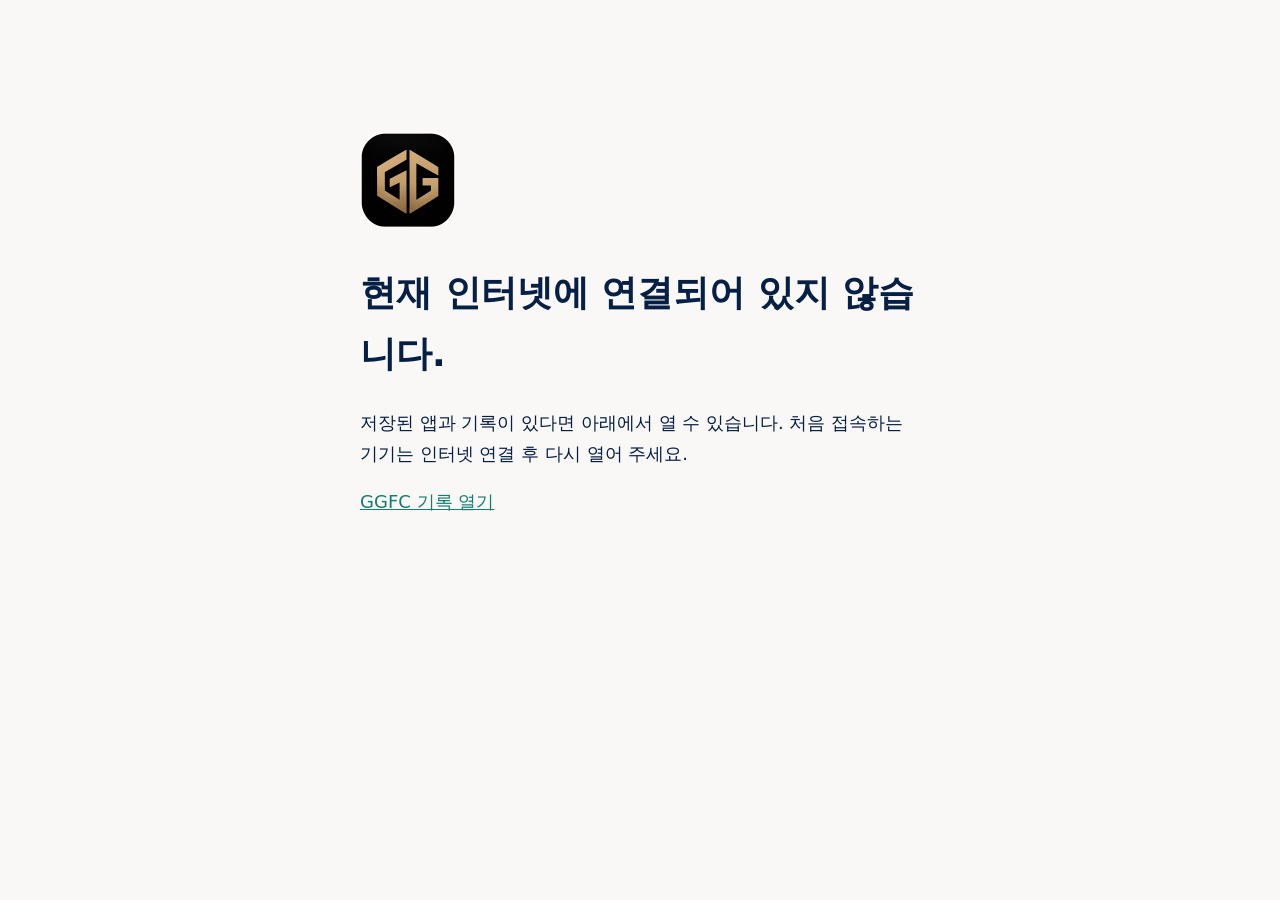
<file: offline.html>
<!doctype html><html lang="ko"><head><meta charset="utf-8"><meta name="viewport" content="width=device-width,initial-scale=1"><meta name="theme-color" content="#100e11"><title>GGFC · 오프라인</title><style>body{font:18px/1.7 system-ui,sans-serif;background:#f9f8f7;color:#061f44;max-width:560px;margin:12vh auto;padding:24px}a{color:#147d70}img{border-radius:24px}</style></head><body><img src="icons/ggfc-crest-lafc-192.png?v=241e06e1f96164aa" width="96" height="96" alt="GGFC"><h1>현재 인터넷에 연결되어 있지 않습니다.</h1><p>저장된 앱과 기록이 있다면 아래에서 열 수 있습니다. 처음 접속하는 기기는 인터넷 연결 후 다시 열어 주세요.</p><a href="./index.html">GGFC 기록 열기</a></body></html>
</file>
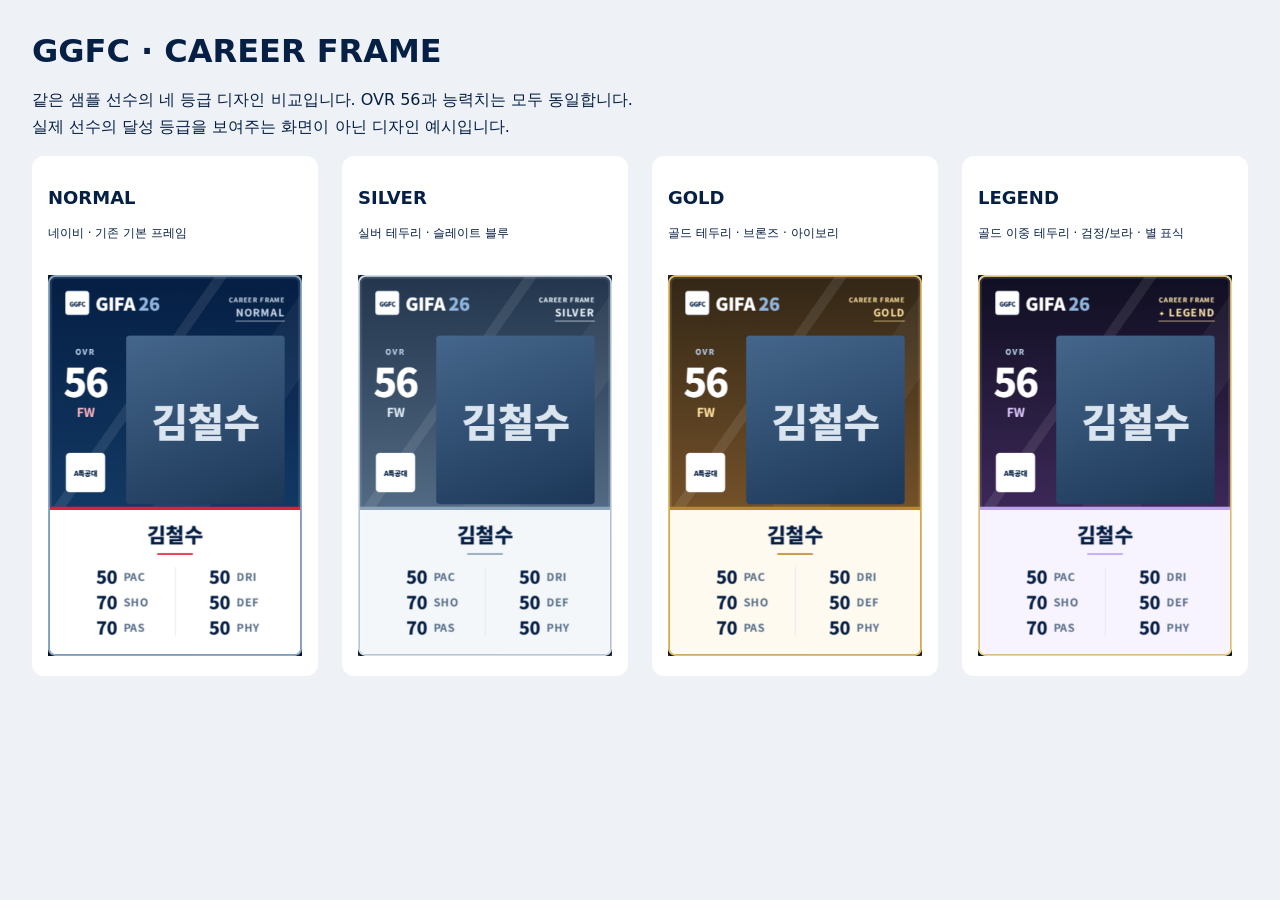
<file: docs/프레임_디자인_미리보기.html>
<!doctype html><html lang="ko"><meta charset="utf-8"><meta name="viewport" content="width=device-width,initial-scale=1"><title>GGFC Career Frame 디자인</title><style>body{margin:0;padding:32px;background:#eef2f7;color:#061f44;font-family:system-ui,sans-serif}h1{margin:0 0 12px}p{line-height:1.7}main{display:grid;grid-template-columns:repeat(4,minmax(0,1fr));gap:24px;max-width:1600px}article{padding:16px;background:white;border-radius:12px}h2{font-size:18px}article p{font-size:12px;min-height:40px}img{width:100%;height:auto}@media(max-width:1000px){main{grid-template-columns:repeat(2,minmax(0,1fr))}}@media(max-width:540px){main{grid-template-columns:1fr}body{padding:16px}}</style><h1>GGFC · CAREER FRAME</h1><p>같은 샘플 선수의 네 등급 디자인 비교입니다. OVR 56과 능력치는 모두 동일합니다.<br>실제 선수의 달성 등급을 보여주는 화면이 아닌 디자인 예시입니다.</p><main><article><h2>NORMAL</h2><p>네이비 · 기존 기본 프레임</p><img src="frame-preview/NORMAL.png" alt="NORMAL 선수카드 프레임"></article><article><h2>SILVER</h2><p>실버 테두리 · 슬레이트 블루</p><img src="frame-preview/SILVER.png" alt="SILVER 선수카드 프레임"></article><article><h2>GOLD</h2><p>골드 테두리 · 브론즈 · 아이보리</p><img src="frame-preview/GOLD.png" alt="GOLD 선수카드 프레임"></article><article><h2>LEGEND</h2><p>골드 이중 테두리 · 검정/보라 · 별 표식</p><img src="frame-preview/LEGEND.png" alt="LEGEND 선수카드 프레임"></article></main></html>
</file>
<file: assets/pwa.css>
/* Small non-modal controls; mobile swipe surface and existing page layouts are unchanged. */
.pwa-menu-actions{display:grid;gap:8px;margin:12px 16px}
.pwa-menu-actions p{font-size:12px;line-height:1.5;margin:0;color:#d7e1ef;overflow-wrap:anywhere}
.pwa-update{position:fixed;z-index:700;bottom:calc(16px + env(safe-area-inset-bottom));right:16px;max-width:min(540px,calc(100vw - 32px));display:flex;flex-wrap:wrap;align-items:center;gap:10px;background:#fff;color:#061f44;border:1px solid #bbc8d8;border-radius:12px;padding:14px;box-shadow:0 4px 24px #061f4430}
.pwa-update span{flex:1 1 220px;font-size:14px;line-height:1.5}
.pwa-update[hidden],.pwa-menu-actions [hidden]{display:none!important}

/* Shared sidebar action alignment and external-browser fallback. */
.pwa-menu-actions>.btn{display:flex;align-items:center;justify-content:center;width:100%;box-sizing:border-box;text-align:center;text-decoration:none;line-height:1.5}
.pwa-menu-actions>.pwa-guide-link:hover,.pwa-menu-actions>.pwa-guide-link:focus{text-decoration:none}
.ggfc-browser-notice{position:fixed;left:50%;bottom:calc(14px + env(safe-area-inset-bottom));transform:translateX(-50%);z-index:740;width:min(540px,calc(100vw - 24px));padding:18px;border:1px solid #b6cbbb;border-radius:14px;background:#f1faf6;color:#17324a;box-shadow:0 5px 28px #071f3b30;font-family:inherit;font-size:14px;line-height:1.65;overflow-wrap:anywhere}
.ggfc-browser-notice[hidden],.ggfc-browser-notice [hidden]{display:none!important}
.ggfc-browser-notice>strong{display:block;padding-right:24px;font-size:15px}.ggfc-browser-notice p{margin:8px 0 12px}.browser-dismiss{position:absolute;right:8px;top:8px;border:0;background:transparent;color:#17324a;font-size:24px;min-width:32px;min-height:32px;cursor:pointer}.browser-actions{display:flex;flex-wrap:wrap;gap:7px}.browser-actions button{border:1px solid #87ad9e;background:#fff;color:#125c48;border-radius:9px;padding:9px 12px;min-height:42px;font:inherit;cursor:pointer}.browser-actions button:first-child{background:#071f3b;border-color:#071f3b;color:#fff}.ggfc-browser-notice button:focus-visible{outline:3px solid #147d70;outline-offset:3px}
</file>
<file: assets/ggfc-install.css>
@font-face{font-family:GGFCInstall;src:url(fonts/GGFCBody.woff) format('woff');font-display:swap}
@font-face{font-family:GGFCInstallBold;src:url(fonts/GmarketSansTTFBold.woff) format('woff');font-display:swap}
:root{color-scheme:light;--navy:#071f3b;--mint:#a5e9d5;--ink:#17324a;--muted:#53697a}
*{box-sizing:border-box}body{margin:0;background:#f1f5f7;color:var(--ink);font:16px/1.7 GGFCInstall,system-ui,sans-serif}button,a{-webkit-tap-highlight-color:transparent}button{font:inherit;cursor:pointer}button:focus-visible,a:focus-visible{outline:3px solid #147d70;outline-offset:4px}[hidden]{display:none!important}.install-shell{max-width:720px;margin:0 auto}.install-hero{padding:44px 28px 54px;background:var(--navy);color:#fff;text-align:center}.crest{display:block;margin:0 auto 20px;border-radius:26px;background:#000;object-fit:contain}.eyebrow{color:var(--mint);font:13px/1.6 GGFCInstallBold,system-ui;letter-spacing:1.6px}h1,h2,h3,strong,.primary,.secondary{font-family:GGFCInstallBold,system-ui,sans-serif}h1{font-size:clamp(30px,7vw,44px);line-height:1.35;margin:18px 0}.lead{color:#d0dfe9;margin-bottom:0}.install-card,.share-card{background:#fff;border:1px solid #e1e8ed;border-radius:24px;padding:28px;margin:22px 18px}.install-card{margin-top:-22px;position:relative}h2{font-size:23px;line-height:1.5;margin:16px 0 8px}h3{font-size:18px}.badge{background:#e0f3ec;color:#13634f;border-radius:20px;font-size:12px;padding:7px 12px;display:inline-block}#guideIntro,.share-card p{color:var(--muted)}.primary,.secondary{display:block;width:100%;text-align:center;border-radius:14px;padding:16px 10px;font-size:16px;text-decoration:none}.primary{border:0;background:var(--navy);color:#fff;margin:18px 0 10px}.primary:disabled{opacity:.55;cursor:wait}.secondary{border:1px solid #c6d5df;color:var(--navy);background:#fff;margin-top:12px}.status{color:#176653;font-size:14px;min-height:1.7em;margin:12px 0}.notice{background:#e8f4ef;border-radius:14px;padding:16px;margin-top:22px;font-size:14px}.notice p{margin:8px 0}.small-button{padding:8px 14px;border:1px solid #8dbdad;border-radius:10px;background:#fff;color:#176653}.device-tabs{display:flex;gap:6px;padding-top:26px;margin-top:24px;border-top:1px solid #e5edf1}.device-tabs button{flex:1;min-width:0;border:1px solid #d8e2e8;border-radius:10px;padding:10px 4px;color:var(--muted);background:#fff;font-size:12px;white-space:nowrap}.device-tabs button[aria-pressed=true]{border-color:var(--navy);background:var(--navy);color:#fff}.note{font-size:13px;color:var(--muted)}ol{padding-left:24px}li{padding:5px 0 8px 5px;overflow-wrap:anywhere}.share-card{text-align:center}.share-card img{display:block;max-width:100%;height:auto;margin:12px auto;image-rendering:pixelated}.share-card a{color:#13634f;font-size:14px}.url{font-size:12px;overflow-wrap:anywhere}footer{text-align:center;color:var(--muted);padding:8px 20px calc(30px + env(safe-area-inset-bottom));font-size:12px}footer div{margin-top:4px}@media(prefers-reduced-motion:no-preference){.primary:hover,.secondary:hover{filter:brightness(.96)}}

#installHint{margin:10px 0 0;font-size:13px;line-height:1.65}#stepsTitle:focus-visible{outline:3px solid #147d70;outline-offset:6px;border-radius:4px}
.share-card .status{color:#176653;font-size:13px;word-break:keep-all}.share-link-label{display:block;text-align:left;font-size:12px;color:var(--muted);margin-top:16px}#shareInstallURL{display:block;width:100%;min-width:0;margin-top:5px;padding:12px;border:1px solid #c6d5df;border-radius:10px;background:#f5f8fa;color:var(--ink);font:13px/1.5 GGFCInstall,system-ui,sans-serif}#shareInstallURL:focus-visible{outline:3px solid #147d70;outline-offset:3px}
</file>
